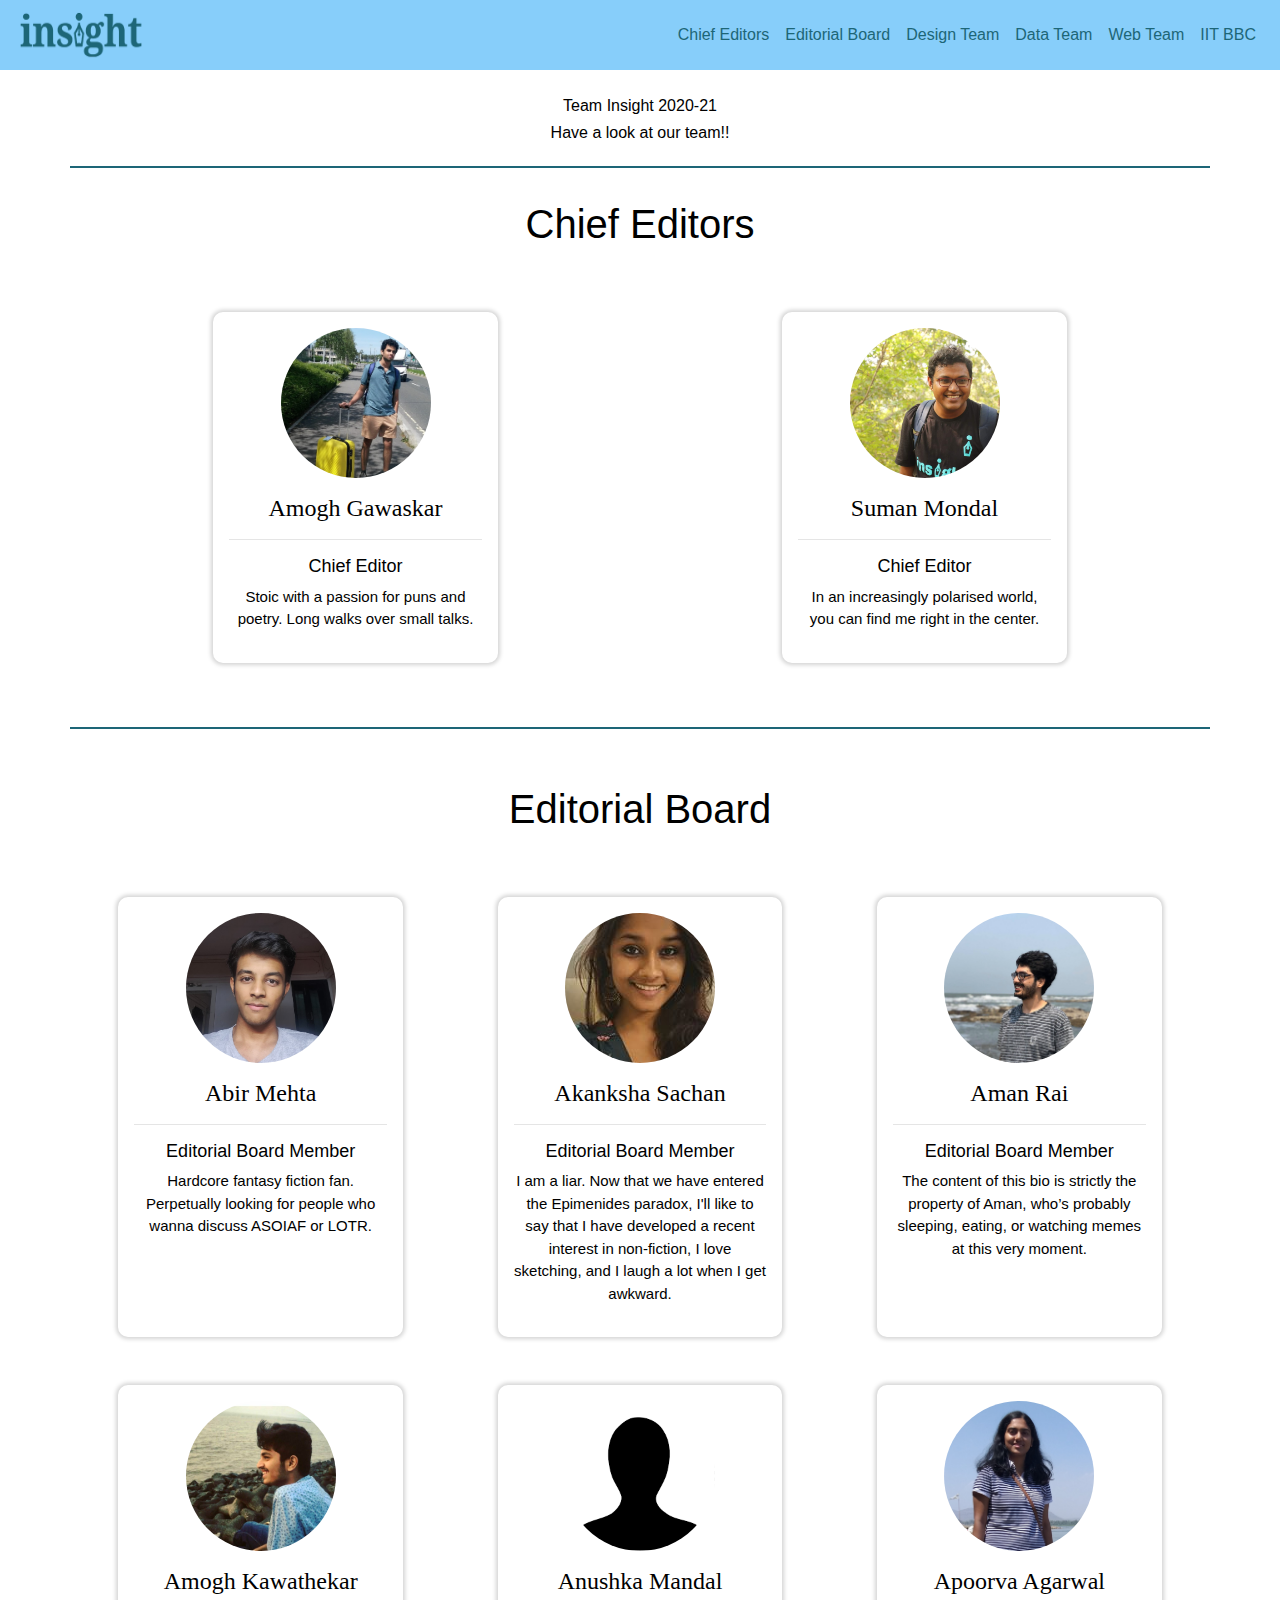
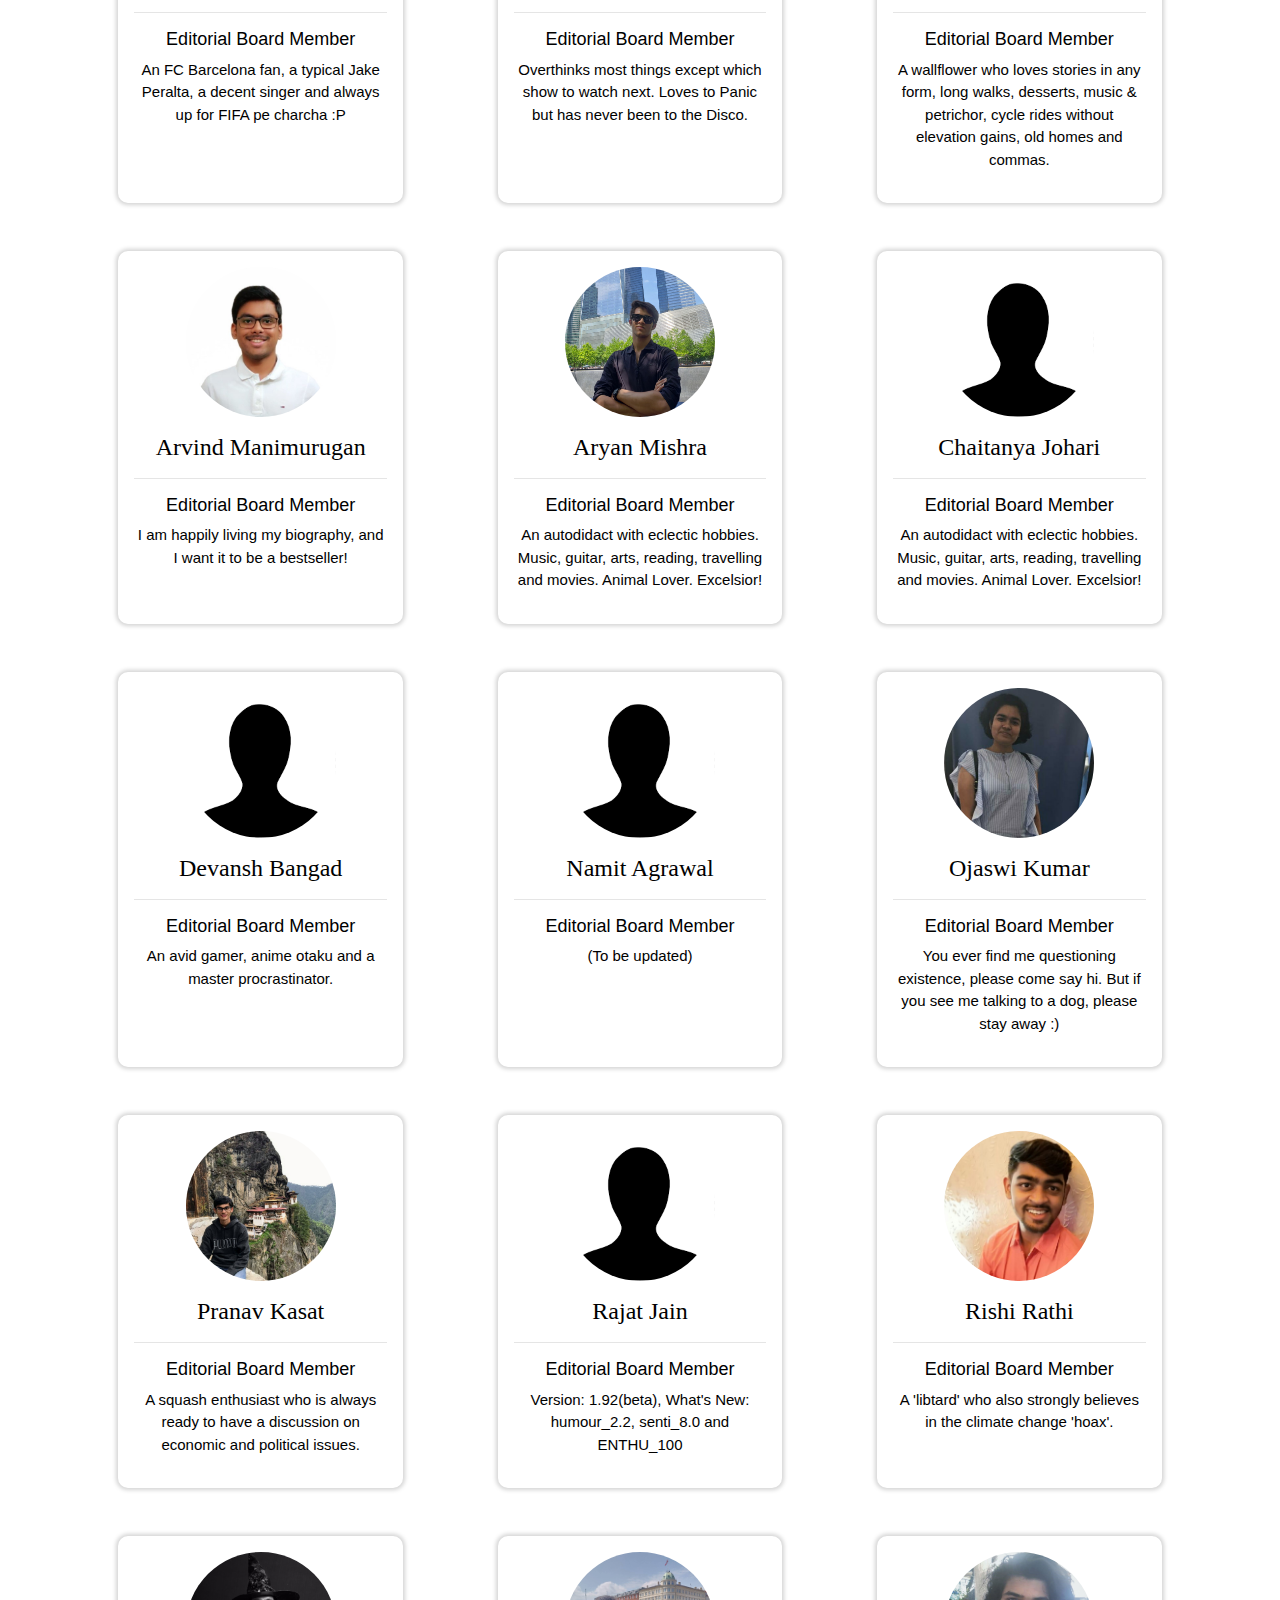
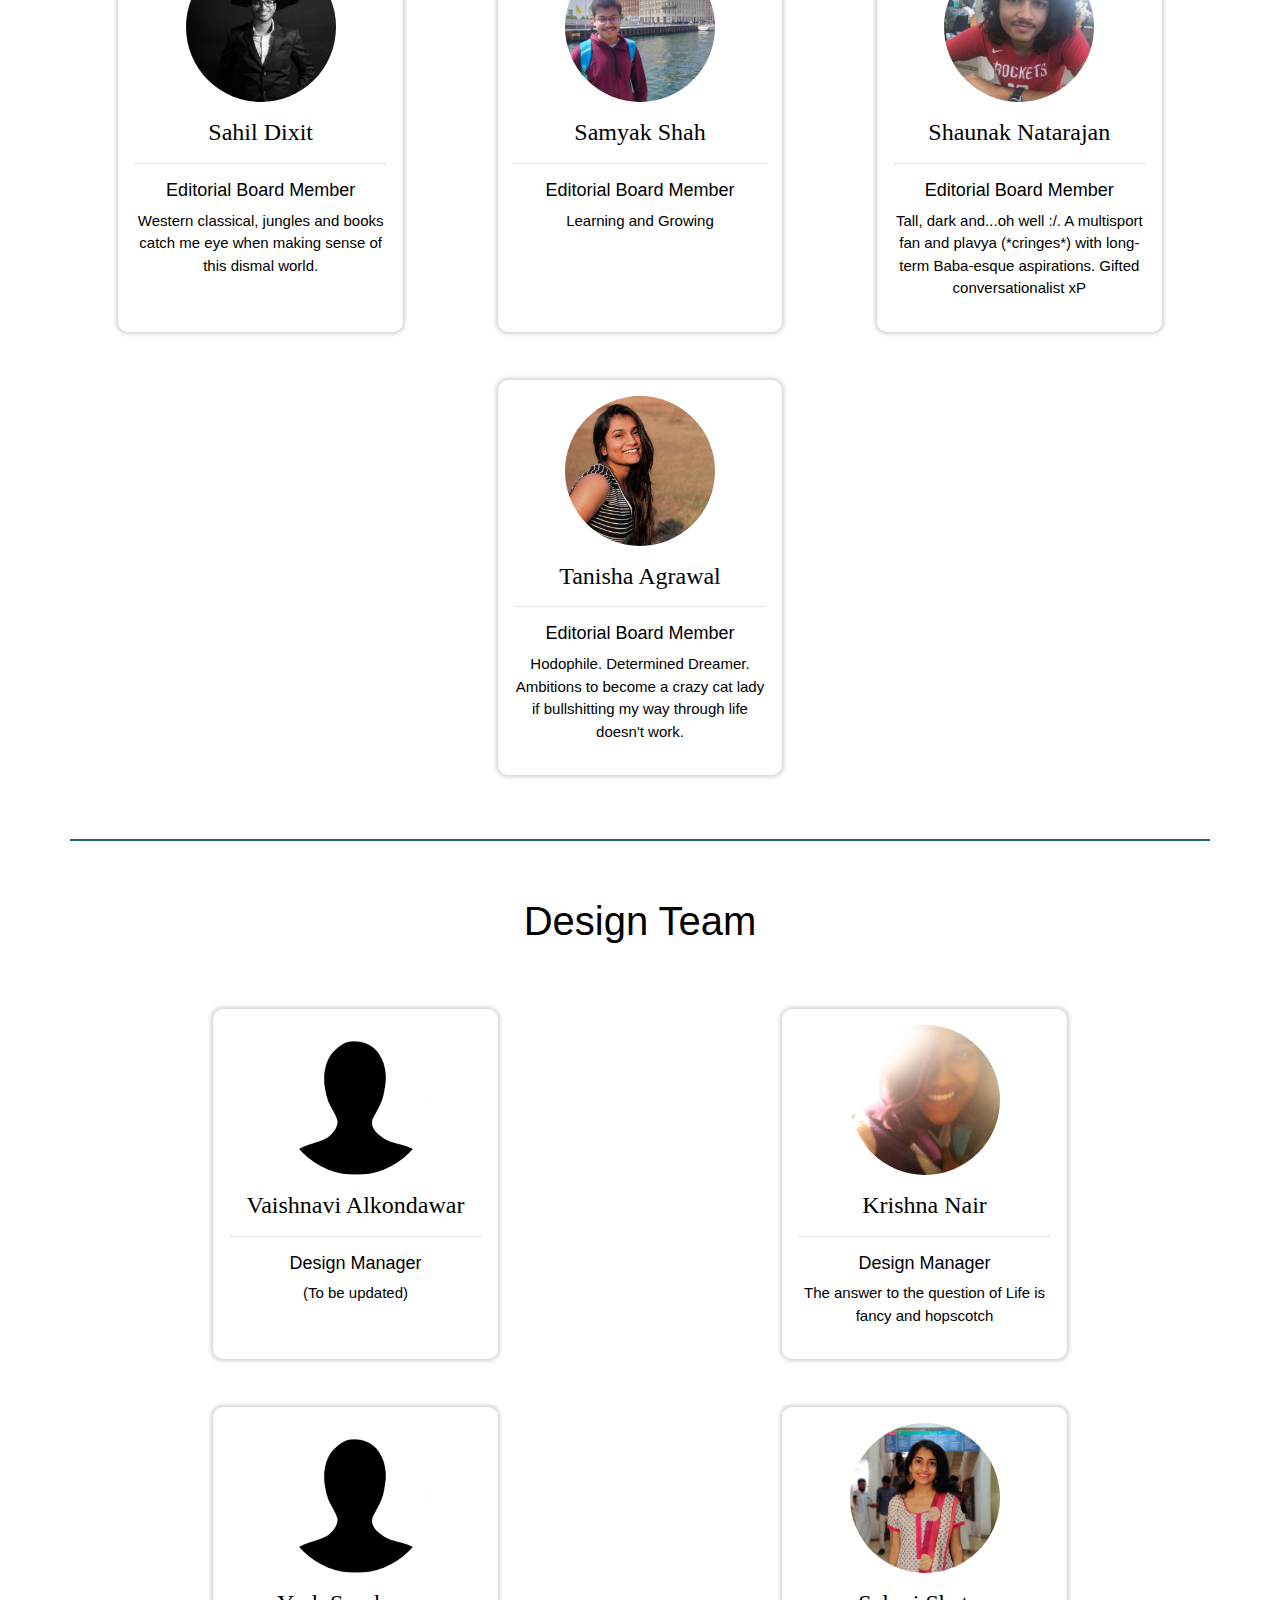
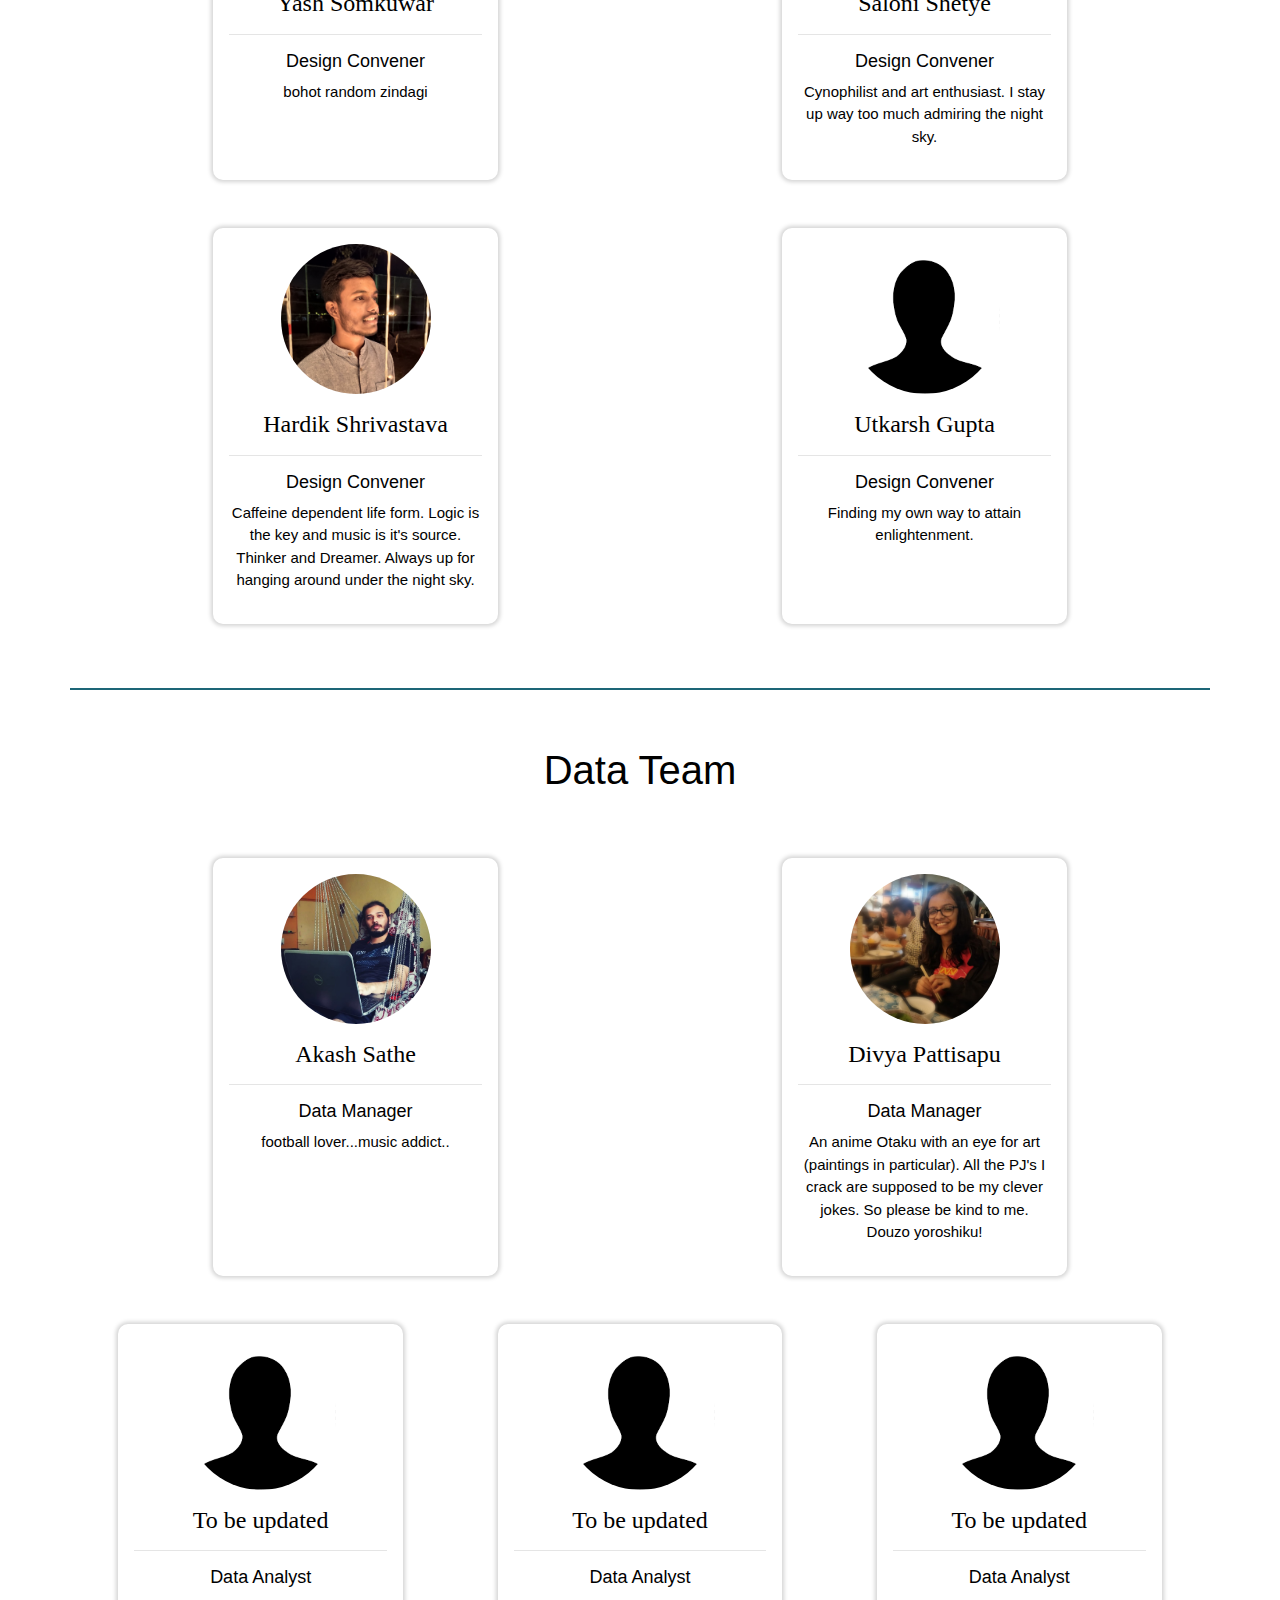
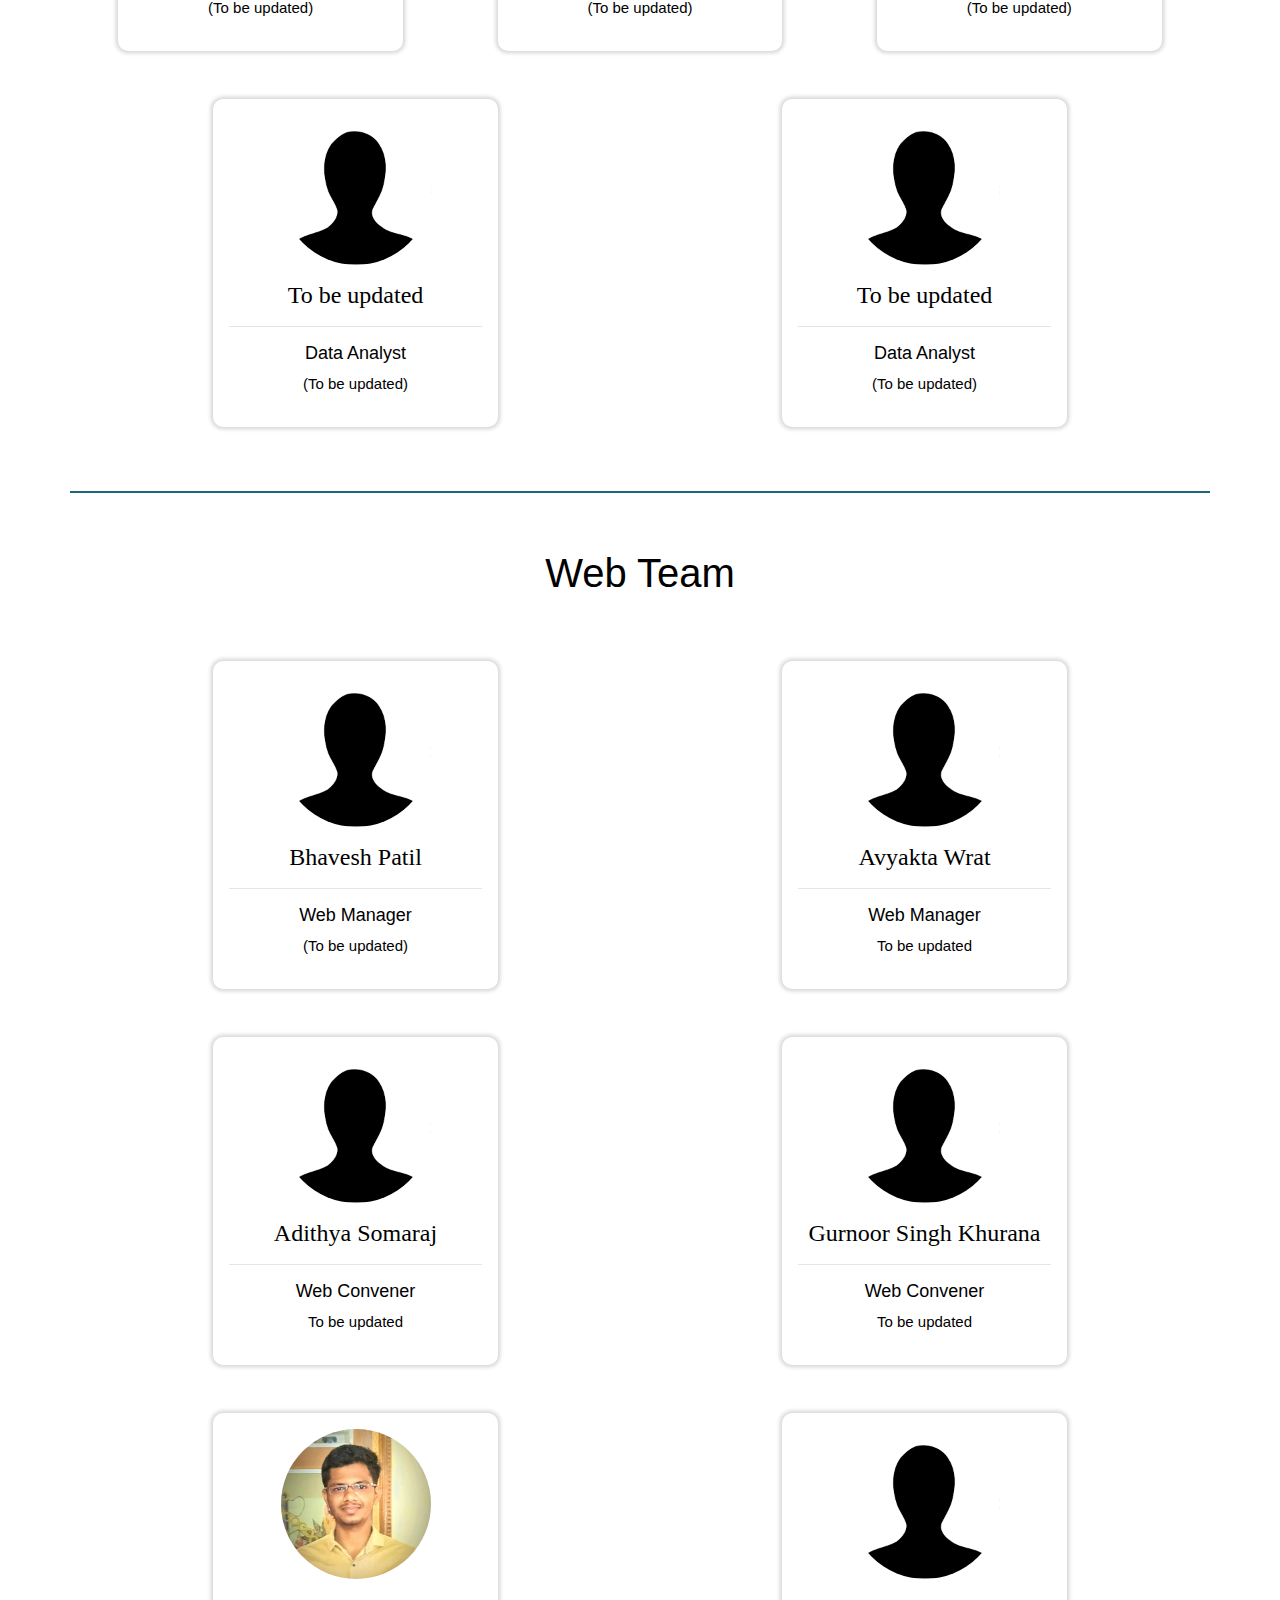
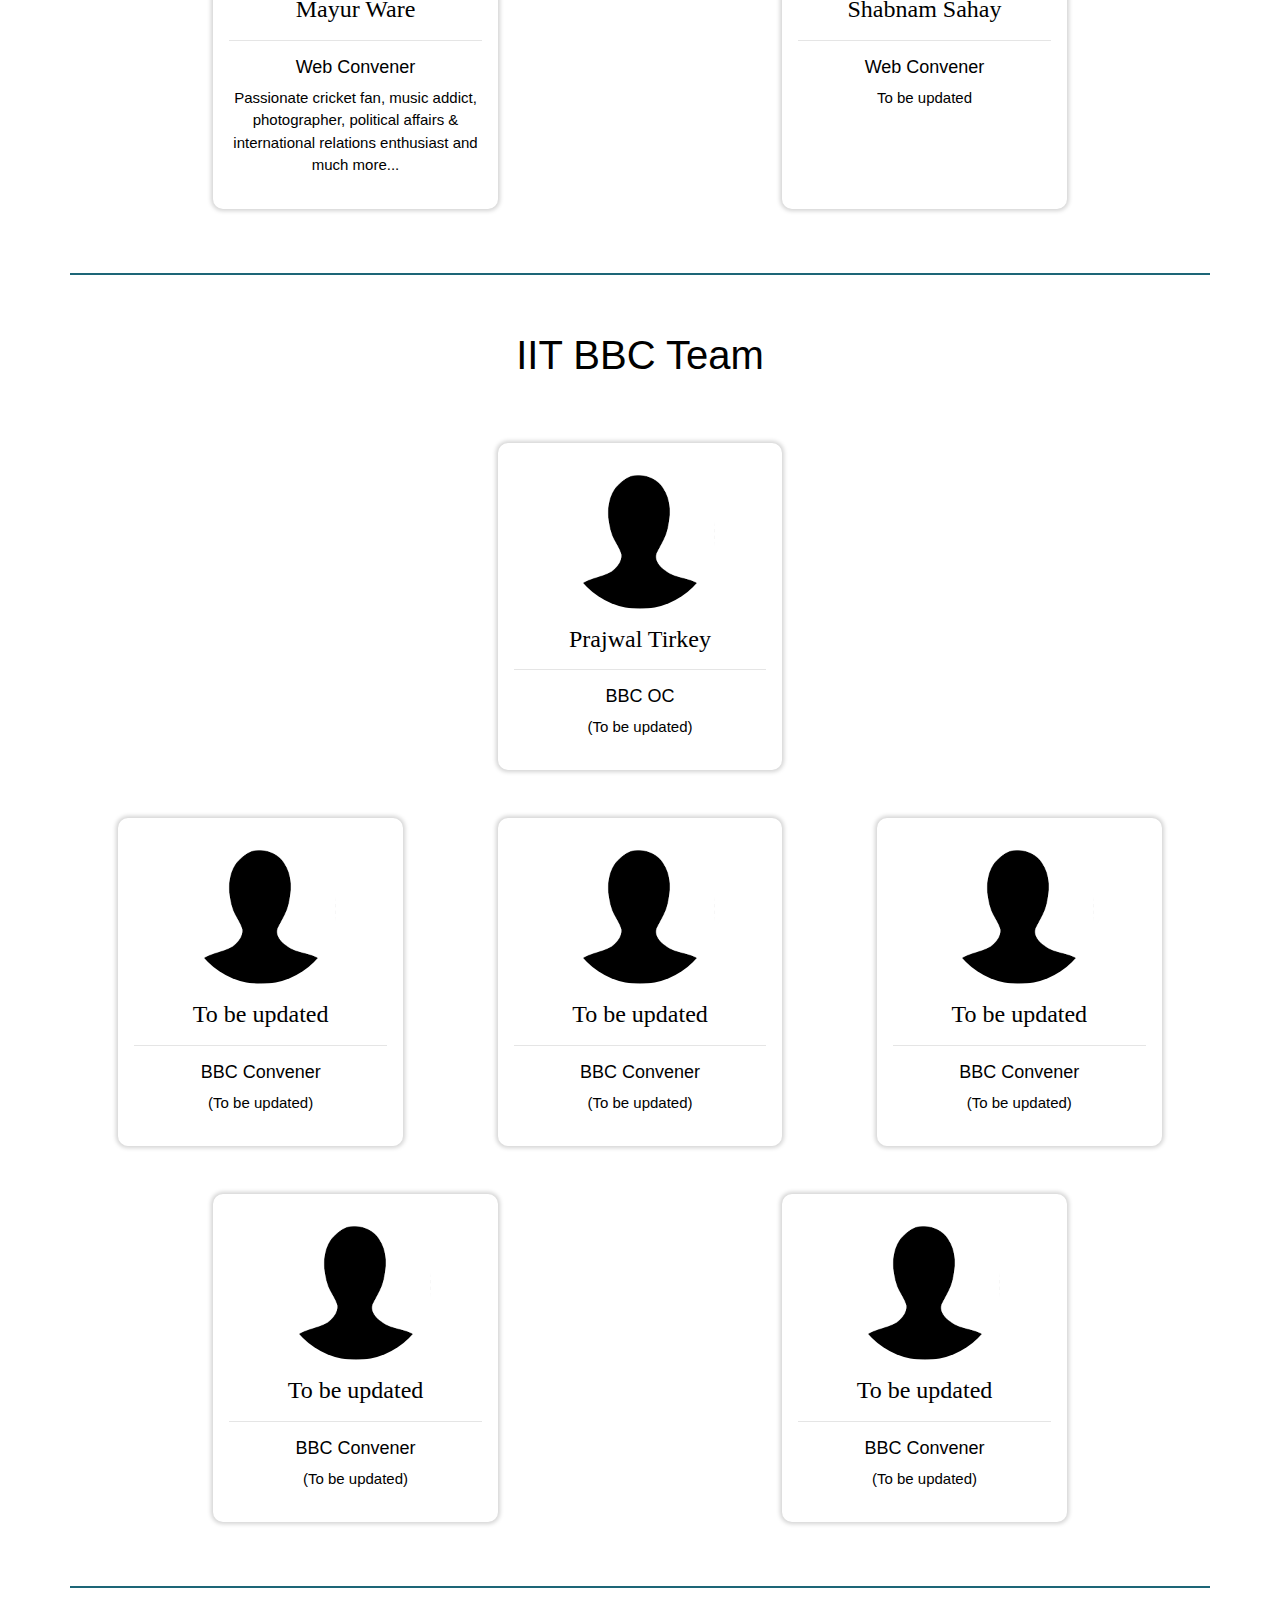
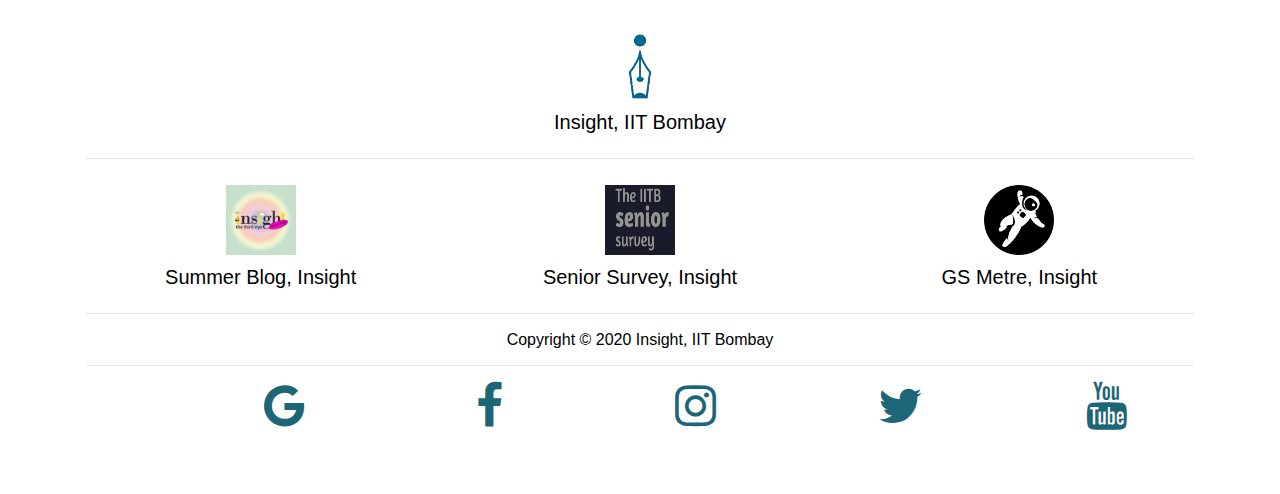
<file: Images/index.html>
<!DOCTYPE html>
<html lang="en">

<head>

    <meta charset="UTF-8">
    <meta name="viewport" content="width=device-width, initial-scale=1.0">
    <title>The Team</title>

    <link rel="stylesheet" type="text/css" href="https://tinyurl.com/selectedgooglefontsforwebsite" />
    <link rel="stylesheet" type="text/css"
        href="https://maxcdn.bootstrapcdn.com/bootstrap/4.5.0/css/bootstrap.min.css" />
    <link rel="stylesheet" href="https://cdnjs.cloudflare.com/ajax/libs/font-awesome/4.7.0/css/font-awesome.min.css">

    <link rel="icon" href=".\Images\insightlogo.png" />
    <link rel="stylesheet" href=".\navbar.css" />

    <script src="https://ajax.googleapis.com/ajax/libs/jquery/3.3.1/jquery.min.js"></script>
    <script src="https://cdnjs.cloudflare.com/ajax/libs/popper.js/1.14.0/umd/popper.min.js"></script>
    <script src="https://maxcdn.bootstrapcdn.com/bootstrap/4.1.0/js/bootstrap.min.js"></script>

    <style>
        img {
            width: 150px;
            height: 150px;
        }
    </style>

</head>

<body style="background-color:white" class="base-font text-center">

    <nav class="navbar navbar-expand-md logo-tint-blue navbar-light fixed-top" style="height:70px">

        <div class="navimg">
            <a class="navbar-brand" href="https://www.insightiitb.org/" target="_blank">
                <img src=".\Images\insight2.png" style=" height: 60px; width: 130px; padding: 3px;">
            </a>
        </div>

        <button class="navbar-toggler" type="button" data-toggle="collapse" data-target="#collapsibleNavbar">
            <span class="navbar-toggler-icon"> </span>
        </button>

        <div class="collapse navbar-collapse justify-content-end" id="collapsibleNavbar">

            <ul class="navbar-nav">
                <li class="nav-item">
                    <a class="a-nav" href="#chiefed">Chief Editors</a>
                </li>

                <li class="nav-item">
                    <a class="a-nav" href="#edboard">Editorial Board</a>
                </li>

                <li class="nav-item">
                    <a class="a-nav" href="#design">Design Team</a>
                </li>

                <li class="nav-item">
                    <a class="a-nav" href="#data">Data Team</a>
                </li>

                <li class="nav-item">
                    <a class="a-nav" href="#web">Web Team</a>
                </li>

                <li class="nav-item">
                    <a class="a-nav" href="#iitbbc">IIT BBC</a>

                </li>

            </ul>
        </div>

    </nav>

    <div class="container-fluid white-bar"></div>

    <div class="container p-3">
        <h6>Team Insight 2020-21</h6>
        <h6>Have a look at our team!!</h6>
    </div>


    <div class="container teal-bar"></div>

    <!--  &&&&&&&&&&&&&&&&&&&&&&&&&&&&&&&&&&&&&&&&&&&&&&&&&&&&&&&&&&&&&&&&&&&& -->
    <section id="chiefed"></section>
    <div class="container p-3 my-3">

        <div class="row">
            <div class="col-md-12">
                <h1>Chief Editors</h1> <br>
            </div>
        </div>

        <div class="row my-3 justify-content-space-between">

            <div class="col-md-3 mx-3 my-3 p-3">

                <!-- div class="box" for every member which can be 
                easily targetted by .box for overall styling -->

                <div class="box" id="amogh">
                    <!-- img for image -->
                    <img src=".\Images\Chief Editors\amogh.jpg" alt="Amogh" class="rounded-circle">
                    <!-- hyperlinks for fb and gmail as of now 
                 some other may be added accordingly if required -->
                    <ul>
                        <li>
                            <a href="" target="_blank"></a>
                        </li>
                        <li>
                            <a href="" target="_blank"></a>
                        </li>
                    </ul>
                    <!-- h3 for name -->
                    <h3>Amogh Gawaskar</h3>
                    <hr>
                    <!-- h4 for post -->
                    <h4>Chief Editor</h4>
                    <!-- h4 for bio -->
                    <p>Stoic with a passion for puns and poetry. Long walks over small talks.</p>
                </div>

            </div>

            <div class="col-md-3 mx-3 my-3 p-3">

                <div class="box" id="suman">
                    <img src=".\Images\Chief Editors\suman.jpg" alt="Suman" class="rounded-circle">
                    <ul>
                        <li>
                            <a href="" target="_blank"></a>
                        </li>
                        <li>
                            <a href="" target="_blank"></a>
                        </li>
                    </ul>
                    <h3>Suman Mondal</h3>
                    <hr>
                    <h4>Chief Editor</h4>
                    <p>In an increasingly polarised world, you can find me right in the center.</p>
                </div>

            </div>

        </div>



    </div>

    <div class="container teal-bar"></div>


    <!--  &&&&&&&&&&&&&&&&&&&&&&&&&&&&&&&&&&&&&&&&&&&&&&&&&&&&&&&&&&&&&&&&&&&& -->

    <section id="edboard"></section>
    <div class="container p-3 my-3">

        <div class="row">
            <div class="col-md-12">
                <br>
                <h1>Editorial Board</h1> <br>
            </div>
        </div>


        <div class="row my-3 justify-content-space-between">

            <div class="col-md-3 mx-3 my-3 p-3">
                <div class="box" id="abir">
                    <img src=".\Images\Editorial Board\abir.jpg" alt="Abir" class="rounded-circle">
                    <ul>
                        <li>
                            <a href="" target="_blank"></a>
                        </li>
                        <li>
                            <a href="" target="_blank"></a>
                        </li>
                    </ul>
                    <h3>Abir Mehta</h3>
                    <hr>
                    <h4>Editorial Board Member</h4>
                    <p>Hardcore fantasy fiction fan. Perpetually looking for people who wanna discuss ASOIAF or LOTR.
                    </p>
                </div>
            </div>

            <div class="col-md-3 mx-3 my-3 p-3">
                <div class="box" id="akanksha">
                    <img src=".\Images\Editorial Board\akanksha.jpg" alt="Akanksha" class="rounded-circle">
                    <ul>
                        <li>
                            <a href="" target="_blank"></a>
                        </li>
                        <li>
                            <a href="" target="_blank"></a>
                        </li>
                    </ul>
                    <h3>Akanksha Sachan</h3>
                    <hr>
                    <h4>Editorial Board Member</h4>
                    <p>I am a liar. Now that we have entered the Epimenides paradox, I'll like to say that I have
                        developed a recent interest in non-fiction, I love sketching, and I laugh a lot when I get
                        awkward. </p>
                </div>
            </div>

            <div class="col-md-3 mx-3 my-3 p-3">
                <div class="box" id="aman">
                    <img src=".\Images\Editorial Board\aman.jpg" alt="Aman" class="rounded-circle">
                    <ul>
                        <li>
                            <a href="" target="_blank"></a>
                        </li>
                        <li>
                            <a href="" target="_blank"></a>
                        </li>
                    </ul>
                    <h3>Aman Rai</h3>
                    <hr>
                    <h4>Editorial Board Member</h4>
                    <p>The content of this bio is strictly the property of Aman, who’s probably sleeping, eating, or
                        watching memes at this very moment. </p>
                </div>
            </div>

        </div>


        <div class="row my-3 justify-content-space-between">

            <div class="col-md-3 mx-3 my-3 p-3">
                <div class="box" id="kawathekar">
                    <img src=".\Images\Editorial Board\kawathekar.jpg" alt="Amogh" class="rounded-circle">
                    <ul>
                        <li>
                            <a href="" target="_blank"></a>
                        </li>
                        <li>
                            <a href="" target="_blank"></a>
                        </li>
                    </ul>
                    <h3>Amogh Kawathekar</h3>
                    <hr>
                    <h4>Editorial Board Member</h4>
                    <p>An FC Barcelona fan, a typical Jake Peralta, a decent singer and always up for FIFA pe charcha :P
                    </p>
                </div>
            </div>

            <div class="col-md-3 mx-3 my-3 p-3">
                <div class="box" id="anushka">
                    <img src=".\Images\unknown.png" alt="Anushka" class="rounded-circle">
                    <ul>
                        <li>
                            <a href="" target="_blank"></a>
                        </li>
                        <li>
                            <a href="" target="_blank"></a>
                        </li>
                    </ul>
                    <h3>Anushka Mandal</h3>
                    <hr>
                    <h4>Editorial Board Member</h4>
                    <p>Overthinks most things except which show to watch next. Loves to Panic but has never been to the
                        Disco.</p>
                </div>
            </div>

            <div class="col-md-3 mx-3 my-3 p-3">
                <div class="box" id="apoorva">
                    <img src=".\Images\Editorial Board\apoorva.jpg" alt="Apoorva" class="rounded-circle">
                    <ul>
                        <li>
                            <a href="" target="_blank"></a>
                        </li>
                        <li>
                            <a href="" target="_blank"></a>
                        </li>
                    </ul>
                    <h3>Apoorva Agarwal</h3>
                    <hr>
                    <h4>Editorial Board Member</h4>
                    <p>A wallflower who loves stories in any form, long walks, desserts, music & petrichor, cycle rides
                        without elevation gains, old homes and commas.</p>
                </div>
            </div>

        </div>

        <div class="row my-3 justify-content-space-between">

            <div class="col-md-3 mx-3 my-3 p-3">
                <div class="box" id="arvind">
                    <img src=".\Images\Editorial Board\arvind.jpg" alt="Arvind" class="rounded-circle">
                    <ul>
                        <li>
                            <a href="" target="_blank"></a>
                        </li>
                        <li>
                            <a href="" target="_blank"></a>
                        </li>
                    </ul>
                    <h3>Arvind Manimurugan</h3>
                    <hr>
                    <h4>Editorial Board Member</h4>
                    <p>I am happily living my biography, and I want it to be a bestseller! </p>
                </div>
            </div>

            <div class="col-md-3 mx-3 my-3 p-3">
                <div class="box" id="aryan">
                    <img src=".\Images\Editorial Board\aryan.jpg" alt="Aryan" class="rounded-circle">
                    <ul>
                        <li>
                            <a href="" target="_blank"></a>
                        </li>
                        <li>
                            <a href="" target="_blank"></a>
                        </li>
                    </ul>
                    <h3>Aryan Mishra</h3>
                    <hr>
                    <h4>Editorial Board Member</h4>
                    <p>An autodidact with eclectic hobbies. Music, guitar, arts, reading, travelling and movies. Animal
                        Lover. Excelsior!</p>
                </div>
            </div>

            <div class="col-md-3 mx-3 my-3 p-3">
                <div class="box" id="chaitanya">
                    <img src=".\Images\unknown.png" alt="Chaintanya" class="rounded-circle">
                    <ul>
                        <li>
                            <a href="" target="_blank"></a>
                        </li>
                        <li>
                            <a href="" target="_blank"></a>
                        </li>
                    </ul>
                    <h3>Chaitanya Johari</h3>
                    <hr>
                    <h4>Editorial Board Member</h4>
                    <p>An autodidact with eclectic hobbies. Music, guitar, arts, reading, travelling and movies. Animal
                        Lover. Excelsior!</p>
                </div>
            </div>

        </div>


        <div class="row my-3 justify-content-space-between">

            <div class="col-md-3 mx-3 my-3 p-3">
                <div class="box" id="devansh">
                    <img src=".\Images\unknown.png" alt="Devansh" class="rounded-circle">
                    <ul>
                        <li>
                            <a href="" target="_blank"></a>
                        </li>
                        <li>
                            <a href="" target="_blank"></a>
                        </li>
                    </ul>
                    <h3>Devansh Bangad</h3>
                    <hr>
                    <h4>Editorial Board Member</h4>
                    <p>An avid gamer, anime otaku and a master procrastinator.</p>
                </div>
            </div>

            <div class="col-md-3 mx-3 my-3 p-3">
                <div class="box" id="namit">
                    <img src=".\Images\unknown.png" alt="Namit" class="rounded-circle">
                    <ul>
                        <li>
                            <a href="" target="_blank"></a>
                        </li>
                        <li>
                            <a href="" target="_blank"></a>
                        </li>
                    </ul>
                    <h3>Namit Agrawal</h3>
                    <hr>
                    <h4>Editorial Board Member</h4>
                    <p>(To be updated)</p>
                </div>
            </div>

            <div class="col-md-3 mx-3 my-3 p-3">
                <div class="box" id="ojasvi">
                    <img src=".\Images\Editorial Board\ojasvi.jpg" alt="Ojasvi" class="rounded-circle">
                    <ul>
                        <li>
                            <a href="" target="_blank"></a>
                        </li>
                        <li>
                            <a href="" target="_blank"></a>
                        </li>
                    </ul>
                    <h3>Ojaswi Kumar</h3>
                    <hr>
                    <h4>Editorial Board Member</h4>
                    <p>You ever find me questioning existence, please come say hi. But if you see me talking to a dog,
                        please stay away :)</p>
                </div>
            </div>

        </div>


        <div class="row my-3 justify-content-space-between">

            <div class="col-md-3 mx-3 my-3 p-3">
                <div class="box" id="pranav">
                    <img src=".\Images\Editorial Board\pranav.jpg" alt="Pranav" class="rounded-circle">
                    <ul>
                        <li>
                            <a href="" target="_blank"></a>
                        </li>
                        <li>
                            <a href="" target="_blank"></a>
                        </li>
                    </ul>
                    <h3>Pranav Kasat</h3>
                    <hr>
                    <h4>Editorial Board Member</h4>
                    <p>A squash enthusiast who is always ready to have a discussion on economic and political issues.
                    </p>
                </div>
            </div>

            <div class="col-md-3 mx-3 my-3 p-3">
                <div class="box" id="rajat">
                    <img src=".\Images\unknown.png" alt="Rajat" class="rounded-circle">
                    <ul>
                        <li>
                            <a href="" target="_blank"></a>
                        </li>
                        <li>
                            <a href="" target="_blank"></a>
                        </li>
                    </ul>
                    <h3>Rajat Jain</h3>
                    <hr>
                    <h4>Editorial Board Member</h4>
                    <p>Version: 1.92(beta), What's New: humour_2.2, senti_8.0 and ENTHU_100</p>
                </div>
            </div>

            <div class="col-md-3 mx-3 my-3 p-3">
                <div class="box" id="rishi">
                    <img src=".\Images\Editorial Board\rishi.jpg" alt="Rishi" class="rounded-circle">
                    <ul>
                        <li>
                            <a href="" target="_blank"></a>
                        </li>
                        <li>
                            <a href="" target="_blank"></a>
                        </li>
                    </ul>
                    <h3>Rishi Rathi</h3>
                    <hr>
                    <h4>Editorial Board Member</h4>
                    <p>A 'libtard' who also strongly believes in the climate change 'hoax'. </p>
                </div>
            </div>

        </div>

        <div class="row my-3 justify-content-space-between">

            <div class="col-md-3 mx-3 my-3 p-3">
                <div class="box" id="sahil">
                    <img src=".\Images\Editorial Board\sahil.JPG" alt="Sahil" class="rounded-circle">
                    <ul>
                        <li>
                            <a href="" target="_blank"></a>
                        </li>
                        <li>
                            <a href="" target="_blank"></a>
                        </li>
                    </ul>
                    <h3>Sahil Dixit</h3>
                    <hr>
                    <h4>Editorial Board Member</h4>
                    <p>Western classical, jungles and books catch me eye when making sense of this dismal world.</p>
                </div>
            </div>

            <div class="col-md-3 mx-3 my-3 p-3">
                <div class="box" id="samyak">
                    <img src=".\Images\Editorial Board\samyak.jpg" alt="Samyak" class="rounded-circle">
                    <ul>
                        <li>
                            <a href="" target="_blank"></a>
                        </li>
                        <li>
                            <a href="" target="_blank"></a>
                        </li>
                    </ul>
                    <h3>Samyak Shah</h3>
                    <hr>
                    <h4>Editorial Board Member</h4>
                    <p>Learning and Growing</p>
                </div>
            </div>

            <div class="col-md-3 mx-3 my-3 p-3">
                <div class="box" id="shaunak">
                    <img src=".\Images\Editorial Board\shaunak.jpg" alt="Shaunak" class="rounded-circle">
                    <ul>
                        <li>
                            <a href="" target="_blank"></a>
                        </li>
                        <li>
                            <a href="" target="_blank"></a>
                        </li>
                    </ul>
                    <h3>Shaunak Natarajan</h3>
                    <hr>
                    <h4>Editorial Board Member</h4>
                    <p>Tall, dark and...oh well :/. A multisport fan and plavya (*cringes*) with long-term Baba-esque
                        aspirations. Gifted conversationalist xP</p>
                </div>
            </div>

        </div>

        <div class="row my-3 justify-content-space-between">

            <div class="col-md-3 mx-3 my-3 p-3">
                <div class="box" id="tanisha">
                    <img src=".\Images\Editorial Board\tanisha.jpg" alt="Tanisha" class="rounded-circle">
                    <ul>
                        <li>
                            <a href="" target="_blank"></a>
                        </li>
                        <li>
                            <a href="" target="_blank"></a>
                        </li>
                    </ul>
                    <h3>Tanisha Agrawal</h3>
                    <hr>
                    <h4>Editorial Board Member</h4>
                    <p>Hodophile. Determined Dreamer. Ambitions to become a crazy cat lady if bullshitting my way
                        through life doesn't work.</p>
                </div>
            </div>

        </div>



    </div>


    <div class="container teal-bar"></div>


    <!--  &&&&&&&&&&&&&&&&&&&&&&&&&&&&&&&&&&&&&&&&&&&&&&&&&&&&&&&&&&&&&&&&&&&& -->

    <section id="design"></section>
    <div class="container p-3 my-3">


        <div class="row">
            <div class="col-md-12">
                <br>
                <h1>Design Team</h1> <br>
            </div>
        </div>

        <div class="row my-3 justify-content-space-between">

            <div class="col-md-3 mx-3 my-3 p-3">
                <div class="box" id="vaishnavi">
                    <img src=".\Images\unknown.png" alt="Vaishnavi" class="rounded-circle">
                    <ul>
                        <li>
                            <a href="" target="_blank"></a>
                        </li>
                        <li>
                            <a href="" target="_blank"></a>
                        </li>
                    </ul>
                    <h3>Vaishnavi Alkondawar</h3>
                    <hr>
                    <h4>Design Manager</h4>
                    <p>(To be updated)</p>
                </div>
            </div>

            <div class="col-md-3 mx-3 my-3 p-3">
                <div class="box" id="krishna">
                    <img src=".\Images\Design\krishna.jpg" alt="Krishna" class="rounded-circle">
                    <ul>
                        <li>
                            <a href="" target="_blank"></a>
                        </li>
                        <li>
                            <a href="" target="_blank"></a>
                        </li>
                    </ul>
                    <h3>Krishna Nair</h3>
                    <hr>
                    <h4>Design Manager</h4>
                    <p>The answer to the question of Life is fancy and hopscotch</p>
                </div>
            </div>

        </div>


        <div class="row my-3 justify-content-space-between">

            <div class="col-md-3 mx-3 my-3 p-3">
                <div class="box" id="yash">
                    <img src=".\Images\unknown.png" alt="Yash" class="rounded-circle">
                    <ul>
                        <li>
                            <a href="" target="_blank"></a>
                        </li>
                        <li>
                            <a href="" target="_blank"></a>
                        </li>
                    </ul>
                    <h3>Yash Somkuwar</h3>
                    <hr>
                    <h4>Design Convener</h4>
                    <p>bohot random zindagi </p>
                </div>
            </div>

            <div class="col-md-3 mx-3 my-3 p-3">
                <div class="box" id="saloni">
                    <img src=".\Images\Design\saloni.jpg" alt="Saloni" class="rounded-circle">
                    <ul>
                        <li>
                            <a href="" target="_blank"></a>
                        </li>
                        <li>
                            <a href="" target="_blank"></a>
                        </li>
                    </ul>
                    <h3>Saloni Shetye</h3>
                    <hr>
                    <h4>Design Convener</h4>
                    <p>Cynophilist and art enthusiast. I stay up way too much admiring the night sky.</p>
                </div>
            </div>

        </div>


        <div class="row my-3 justify-content-space-between">

            <div class="col-md-3 mx-3 my-3 p-3">
                <div class="box" id="hardik">
                    <img src=".\Images\Design\hardik.jpg" alt="Hardik" class="rounded-circle">
                    <ul>
                        <li>
                            <a href="" target="_blank"></a>
                        </li>
                        <li>
                            <a href="" target="_blank"></a>
                        </li>
                    </ul>
                    <h3>Hardik Shrivastava</h3>
                    <hr>
                    <h4>Design Convener</h4>
                    <p>Caffeine dependent life form. Logic is the key and music is it's source. Thinker and Dreamer.
                        Always up for hanging around under the night sky.</p>
                </div>
            </div>

            <div class="col-md-3 mx-3 my-3 p-3">
                <div class="box" id="utkarsh">
                    <img src=".\Images\unknown.png" alt="Utkarsh" class="rounded-circle">
                    <ul>
                        <li>
                            <a href="" target="_blank"></a>
                        </li>
                        <li>
                            <a href="" target="_blank"></a>
                        </li>
                    </ul>
                    <h3>Utkarsh Gupta</h3>
                    <hr>
                    <h4>Design Convener</h4>
                    <p>Finding my own way to attain enlightenment.</p>
                </div>
            </div>

        </div>



    </div>


    <div class="container teal-bar"></div>


    <!--  &&&&&&&&&&&&&&&&&&&&&&&&&&&&&&&&&&&&&&&&&&&&&&&&&&&&&&&&&&&&&&&&&&&& -->

    <section id="data"></section>
    <div class="container p-3 my-3">


        <div class="row">
            <div class="col-md-12">
                <br>
                <h1>Data Team</h1> <br>
            </div>
        </div>

        <div class="row my-3 justify-content-space-between">

            <div class="col-md-3 mx-3 my-3 p-3">
                <div class="box" id="akash">
                    <img src=".\Images\Data\akash.jpg" alt="Akash" class="rounded-circle">
                    <ul>
                        <li>
                            <a href="" target="_blank"></a>
                        </li>
                        <li>
                            <a href="" target="_blank"></a>
                        </li>
                    </ul>
                    <h3>Akash Sathe</h3>
                    <hr>
                    <h4>Data Manager</h4>
                    <p>football lover...music addict..</p>
                </div>
            </div>

            <div class="col-md-3 mx-3 my-3 p-3">
                <div class="box" id="divya">
                    <img src=".\Images\Data\divya.jpg" alt="Divya" class="rounded-circle">
                    <ul>
                        <li>
                            <a href="" target="_blank"></a>
                        </li>
                        <li>
                            <a href="" target="_blank"></a>
                        </li>
                    </ul>
                    <h3>Divya Pattisapu</h3>
                    <hr>
                    <h4>Data Manager</h4>
                    <p>An anime Otaku with an eye for art (paintings in particular). All the PJ's I crack are supposed
                        to be my clever jokes. So please be kind to me. Douzo yoroshiku!</p>
                </div>
            </div>

        </div>


        <div class="row my-3 justify-content-space-between">

            <div class="col-md-3 mx-3 my-3 p-3">
                <div class="box" id="3">
                    <img src=".\Images\unknown.png" alt="" class="rounded-circle">
                    <ul>
                        <li>
                            <a href="" target="_blank"></a>
                        </li>
                        <li>
                            <a href="" target="_blank"></a>
                        </li>
                    </ul>
                    <h3>To be updated</h3>
                    <hr>
                    <h4>Data Analyst</h4>
                    <p>(To be updated)</p>
                </div>
            </div>

            <div class="col-md-3 mx-3 my-3 p-3">
                <div class="box" id="4">
                    <img src=".\Images\unknown.png" alt="" class="rounded-circle">
                    <ul>
                        <li>
                            <a href="" target="_blank"></a>
                        </li>
                        <li>
                            <a href="" target="_blank"></a>
                        </li>
                    </ul>
                    <h3>To be updated</h3><hr>
                    <h4>Data Analyst</h4>
                    <p>(To be updated)</p>
                </div>
            </div>

            <div class="col-md-3 mx-3 my-3 p-3">
                <div class="box" id="5">
                    <img src=".\Images\unknown.png" alt="" class="rounded-circle">
                    <ul>
                        <li>
                            <a href="" target="_blank"></a>
                        </li>
                        <li>
                            <a href="" target="_blank"></a>
                        </li>
                    </ul>
                    <h3>To be updated</h3><hr>
                    <h4>Data Analyst</h4>
                    <p>(To be updated)</p>
                </div>
            </div>

        </div>


        <div class="row my-3 justify-content-space-between">


            <div class="col-md-3 mx-3 my-3 p-3">
                <div class="box" id="6">
                    <img src=".\Images\unknown.png" alt="" class="rounded-circle">
                    <ul>
                        <li>
                            <a href="" target="_blank"></a>
                        </li>
                        <li>
                            <a href="" target="_blank"></a>
                        </li>
                    </ul>
                    <h3>To be updated</h3><hr>
                    <h4>Data Analyst</h4>
                    <p>(To be updated)</p>
                </div>
            </div>

            <div class="col-md-3 mx-3 my-3 p-3">
                <div class="box" id="7">
                    <img src=".\Images\unknown.png" alt="" class="rounded-circle">
                    <ul>
                        <li>
                            <a href="" target="_blank"></a>
                        </li>
                        <li>
                            <a href="" target="_blank"></a>
                        </li>
                    </ul>
                    <h3>To be updated</h3><hr>
                    <h4>Data Analyst</h4>
                    <p>(To be updated)</p>
                </div>
            </div>

        </div>

    </div>


    <div class="container teal-bar"></div>

    <!--  &&&&&&&&&&&&&&&&&&&&&&&&&&&&&&&&&&&&&&&&&&&&&&&&&&&&&&&&&&&&&&&&&&&& -->

    <section id="web"></section>
    <div class="container p-3 my-3">


        <div class="row">
            <div class="col-md-12">
                <br>
                <h1>Web Team</h1> <br>
            </div>
        </div>


        <div class="row my-3 justify-content-space-between">

            <div class="col-md-3 mx-3 my-3 p-3">
                <div class="box" id="bhavesh">
                    <img src=".\Images\unknown.png" alt="Bhavesh" class="rounded-circle">
                    <ul>
                        <li>
                            <a href="" target="_blank"></a>
                        </li>
                        <li>
                            <a href="" target="_blank"></a>
                        </li>
                    </ul>
                    <h3>Bhavesh Patil</h3><hr>
                    <h4>Web Manager</h4>
                    <p>(To be updated)</p>
                </div>
            </div>

            <div class="col-md-3 mx-3 my-3 p-3">
                <div class="box" id="avyakta">
                    <img src=".\Images\unknown.png" alt="Avyakta" class="rounded-circle">
                    <ul>
                        <li>
                            <a href="" target="_blank"></a>
                        </li>
                        <li>
                            <a href="" target="_blank"></a>
                        </li>
                    </ul>
                    <h3>Avyakta Wrat</h3><hr>
                    <h4>Web Manager</h4>
                    <p>To be updated</p>
                </div>
            </div>

        </div>


        <div class="row my-3 justify-content-space-between">

            <div class="col-md-3 mx-3 my-3 p-3">
                <div class="box" id="adithya">
                    <img src=".\Images\unknown.png" alt="Adithya" class="rounded-circle">
                    <ul>
                        <li>
                            <a href="" target="_blank"></a>
                        </li>
                        <li>
                            <a href="" target="_blank"></a>
                        </li>
                    </ul>
                    <h3>Adithya Somaraj</h3><hr>
                    <h4>Web Convener</h4>
                    <p>To be updated</p>
                </div>
            </div>

            <div class="col-md-3 mx-3 my-3 p-3">
                <div class="box" id="gurnoor">
                    <img src=".\Images\unknown.png" alt="Gurnoor" class="rounded-circle">
                    <ul>
                        <li>
                            <a href="" target="_blank"></a>
                        </li>
                        <li>
                            <a href="" target="_blank"></a>
                        </li>
                    </ul>
                    <h3>Gurnoor Singh Khurana</h3><hr>
                    <h4>Web Convener</h4>
                    <p>To be updated</p>
                </div>
            </div>

        </div>


        <div class="row my-3 justify-content-space-between">

            <div class="col-md-3 mx-3 my-3 p-3">
                <div class="box" id="mayur">
                    <img src=".\Images\Web\mayur.jpg" alt="Mayur" class="rounded-circle">
                    <ul>
                        <li>
                            <a href="" target="_blank"></a>
                        </li>
                        <li>
                            <a href="" target="_blank"></a>
                        </li>
                    </ul>
                    <h3>Mayur Ware</h3><hr>
                    <h4>Web Convener</h4>
                    <p>Passionate cricket fan, music addict, photographer, political affairs & international relations
                        enthusiast and much more...</p>
                </div>
            </div>

            <div class="col-md-3 mx-3 my-3 p-3">
                <div class="box" id="shabnam">
                    <img src=".\Images\unknown.png" alt="Shabnam" class="rounded-circle">
                    <ul>
                        <li>
                            <a href="" target="_blank"></a>
                        </li>
                        <li>
                            <a href="" target="_blank"></a>
                        </li>
                    </ul>
                    <h3>Shabnam Sahay</h3><hr>
                    <h4>Web Convener</h4>
                    <p>To be updated</p>
                </div>
            </div>

        </div>

    </div>


    <div class="container teal-bar"></div>

    <!--  &&&&&&&&&&&&&&&&&&&&&&&&&&&&&&&&&&&&&&&&&&&&&&&&&&&&&&&&&&&&&&&&&&&& -->

    <section id="iitbbc"></section>
    <div class="container p-3 my-3">


        <div class="row">
            <div class="col-md-12">
                <br>
                <h1>IIT BBC Team</h1> <br>
            </div>
        </div>


        <div class="row my-3 justify-content-space-between">

            <div class="col-md-3 mx-3 my-3 p-3">
                <div class="box" id="prajwal">
                    <img src=".\Images\unknown.png" alt="Prajwal" class="rounded-circle">
                    <ul>
                        <li>
                            <a href="" target="_blank"></a>
                        </li>
                        <li>
                            <a href="" target="_blank"></a>
                        </li>
                    </ul>
                    <h3>Prajwal Tirkey</h3><hr>
                    <h4> BBC OC</h4>
                    <p>(To be updated)</p>
                </div>
            </div>

        </div>


        <div class="row my-3 justify-content-space-between">

            <div class="col-md-3 mx-3 my-3 p-3">
                <div class="box" id="b">
                    <img src=".\Images\unknown.png" alt="" class="rounded-circle">
                    <ul>
                        <li>
                            <a href="" target="_blank"></a>
                        </li>
                        <li>
                            <a href="" target="_blank"></a>
                        </li>
                    </ul>
                    <h3>To be updated</h3><hr>
                    <h4>BBC Convener</h4>
                    <p>(To be updated)</p>
                </div>
            </div>

            <div class="col-md-3 mx-3 my-3 p-3">
                <div class="box" id="c">
                    <img src=".\Images\unknown.png" alt="" class="rounded-circle">
                    <ul>
                        <li>
                            <a href="" target="_blank"></a>
                        </li>
                        <li>
                            <a href="" target="_blank"></a>
                        </li>
                    </ul>
                    <h3>To be updated</h3><hr>
                    <h4>BBC Convener</h4>
                    <p>(To be updated)</p>
                </div>
            </div>

            <div class="col-md-3 mx-3 my-3 p-3">
                <div class="box" id="d">
                    <img src=".\Images\unknown.png" alt="" class="rounded-circle">
                    <ul>
                        <li>
                            <a href="" target="_blank"></a>
                        </li>
                        <li>
                            <a href="" target="_blank"></a>
                        </li>
                    </ul>
                    <h3>To be updated</h3><hr>
                    <h4>BBC Convener</h4>
                    <p>(To be updated)</p>
                </div>
            </div>

        </div>


        <div class="row my-3 justify-content-space-between">

            <div class="col-md-3 mx-3 my-3 p-3">
                <div class="box" id="e">
                    <img src=".\Images\unknown.png" alt="" class="rounded-circle">
                    <ul>
                        <li>
                            <a href="" target="_blank"></a>
                        </li>
                        <li>
                            <a href="" target="_blank"></a>
                        </li>
                    </ul>
                    <h3>To be updated</h3><hr>
                    <h4>BBC Convener</h4>
                    <p>(To be updated)</p>
                </div>
            </div>

            <div class="col-md-3 mx-3 my-3 p-3">
                <div class="box" id="f">
                    <img src=".\Images\unknown.png" alt="" class="rounded-circle">
                    <ul>
                        <li>
                            <a href="" target="_blank"></a>
                        </li>
                        <li>
                            <a href="" target="_blank"></a>
                        </li>
                    </ul>
                    <h3>To be updated</h3><hr>
                    <h4>BBC Convener</h4>
                    <p>(To be updated)</p>
                </div>
            </div>

        </div>

    </div>


    <div class="container teal-bar"></div>


    <!--  &&&&&&&&&&&&&&&&&&&&&&&&&&&&&&&&&&&&&&&&&&&&&&&&&&&&&&&&&&&&&&&&&&&& -->

    <section class="bottom">

        <div class="container p-3 my-3">

            <div class="row">

                <div class="col-sm-12">

                    <div class="mainlogo">
                        <a href="https://www.insightiitb.org/" target="_blank"><img src=".\Images\insightlogo.png"
                                alt="Insight, IIT Bombay"></a>
                        <h5>Insight, IIT Bombay</h5>
                    </div>

                </div>

            </div><hr>

            <div class="row my-3">

                <div class="col-sm-4">

                    <div class="bot">
                        <a href="https://summerblog.insightiitb.org/" target="_blank"><img src=".\Images\summerblog.png"
                                alt="Summer Blog, Insight"></a>
                        <h5>Summer Blog, Insight</h5>
                    </div>

                </div>

                <div class="col-sm-4">

                    <div class="bot">
                        <a href="http://seniorsurvey.insightiitb.org/" target="_blank"><img
                                src=".\Images\seniorsurvey.png" alt="Senior Survey, Insight"></a>
                        <h5>Senior Survey, Insight</h5>
                    </div>

                </div>

                <div class="col-sm-4">

                    <div class="bot">
                        <a href="http://gsmetre.insightiitb.org/" target="_blank"><img src=".\Images\gsmetre.png"
                                alt="GS Metre, Insight"></a>
                        <h5>GS Metre, Insight</h5>
                    </div>

                </div>

            </div><hr>

            <div class="row my-auto">

                <div class="col-md-12">

                    <h6 id="pp">Copyright © 2020 Insight, IIT Bombay</h6>

                </div>

            </div><hr>

            <div class="row my-3" id="bottom">

                <div class="col-1"></div>

                <div class="col-2  text-center">
                    <a class="d-block" href="mailto:insight@iitb.ac.in/" target="_blank">
                        <i class="fa fa-google fa-3x mb-3" style="color: #1D6677;"></i>
                    </a>
                </div>

                <div class="col-2  text-center">
                    <a class="d-block" href="https://www.facebook.com/insight.iitbombay/" target="_blank">
                        <i class="fa fa-facebook fa-3x mb-3" style="color: #1D6677;"></i>
                    </a>
                </div>

                <div class="col-2  text-center">
                    <a class="d-block" href="https://www.instagram.com/insight_iit_bombay/" target="_blank">
                        <i class="fa fa-instagram fa-3x mb-3" style="color: #1D6677;"></i>
                    </a>
                </div>

                <div class="col-2  text-center">
                    <a class="d-block" href="https://twitter.com/insightiitb" target="_blank">
                        <i class="fa fa-twitter fa-3x mb-3" style="color: #1D6677; "></i>
                    </a>
                </div>

                <div class="col-2  text-center">
                    <a class="d-block" href="https://www.youtube.com/channel/UCzwz_VQHTKtfmwq0XT6OFaQ" target="_blank">
                        <i class="fa fa-youtube fa-3x mb-3" style="color: #1D6677;"></i>
                    </a>
                </div>


            </div>

        </div>

    </section>

</body>

</html>
</file>
